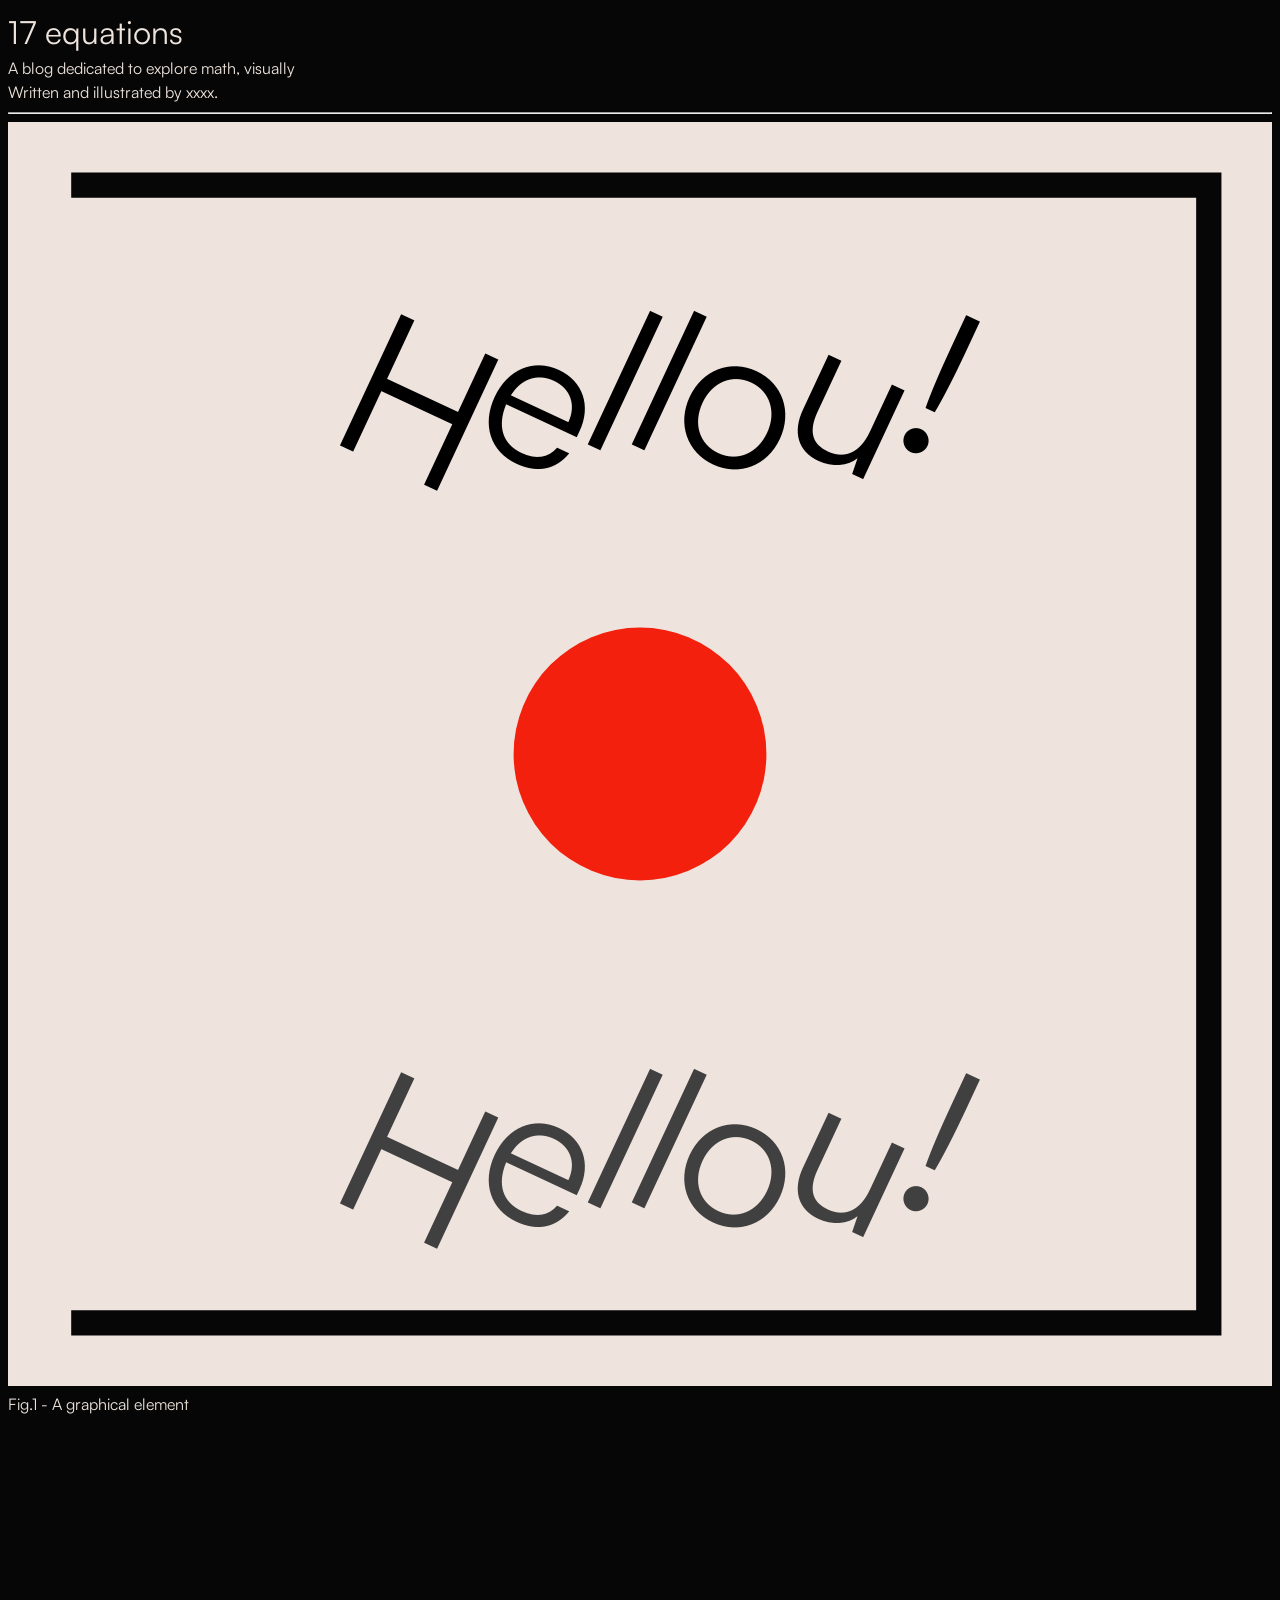
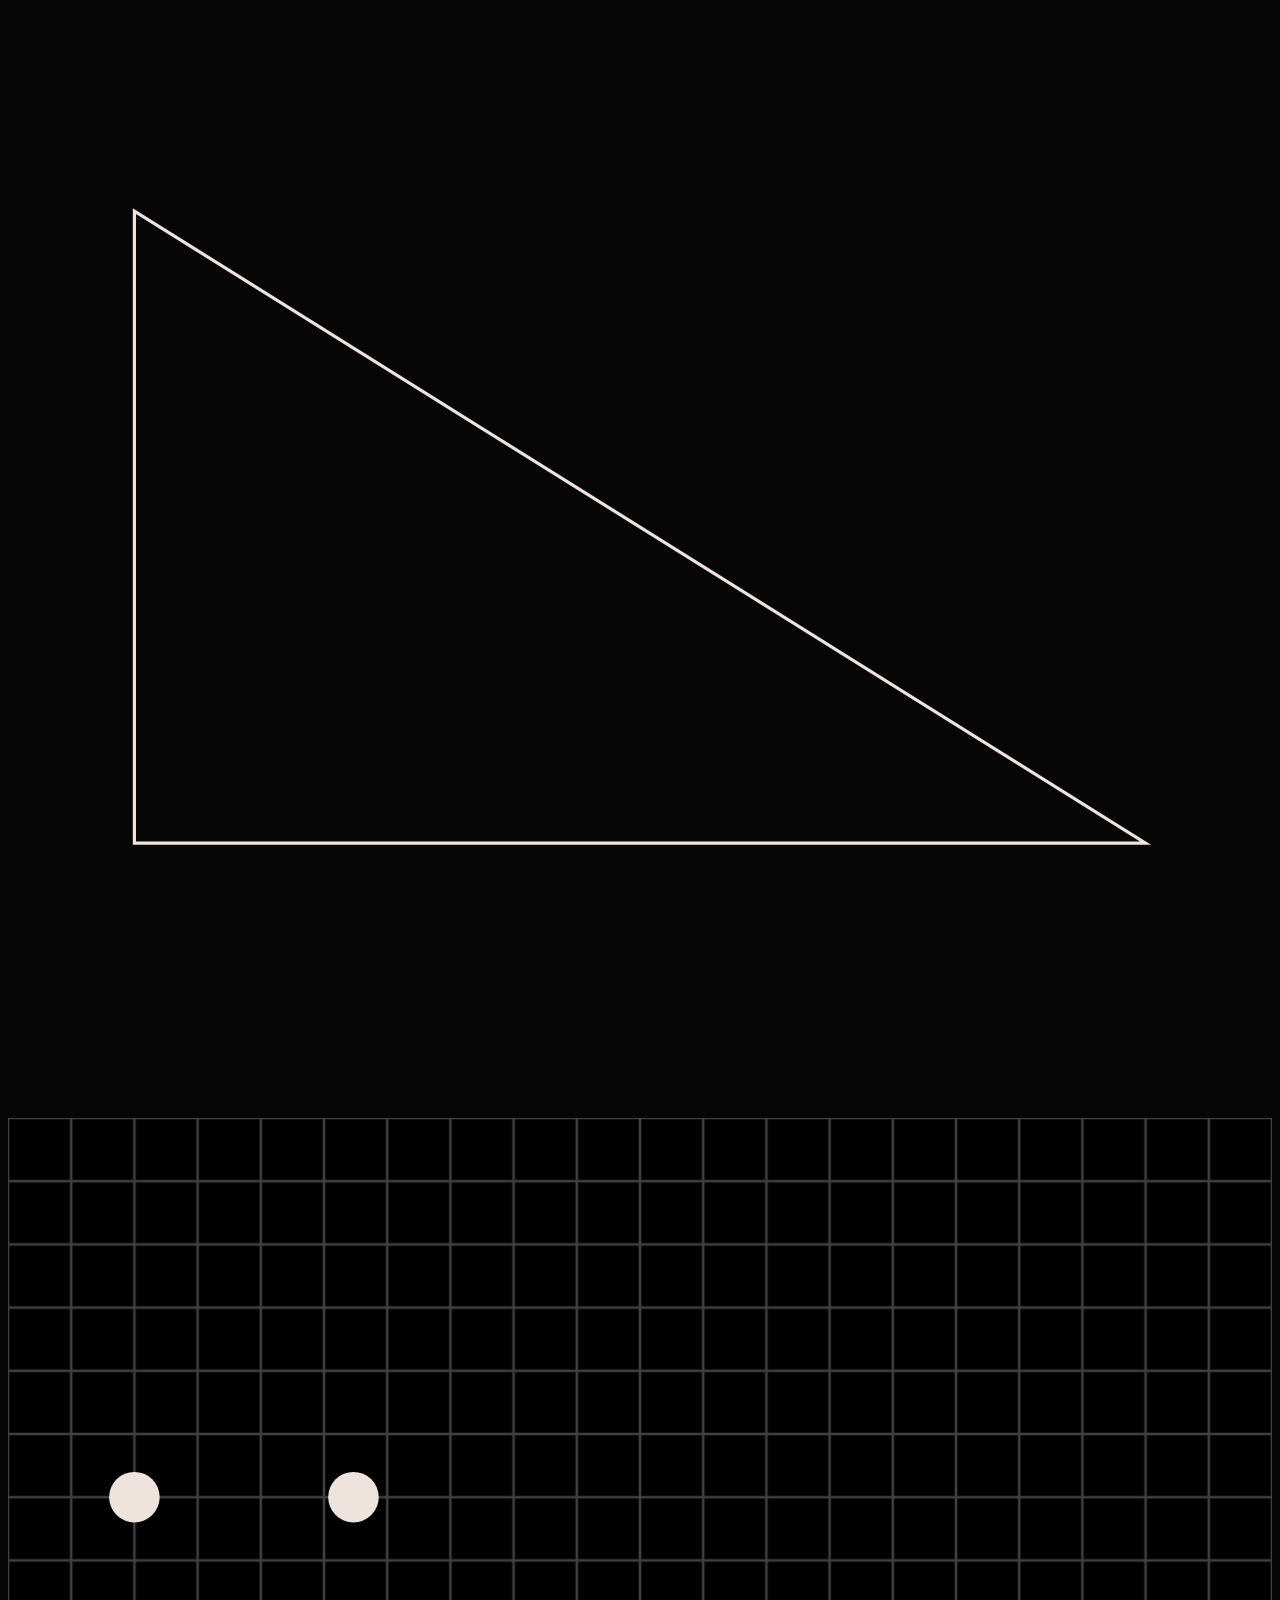
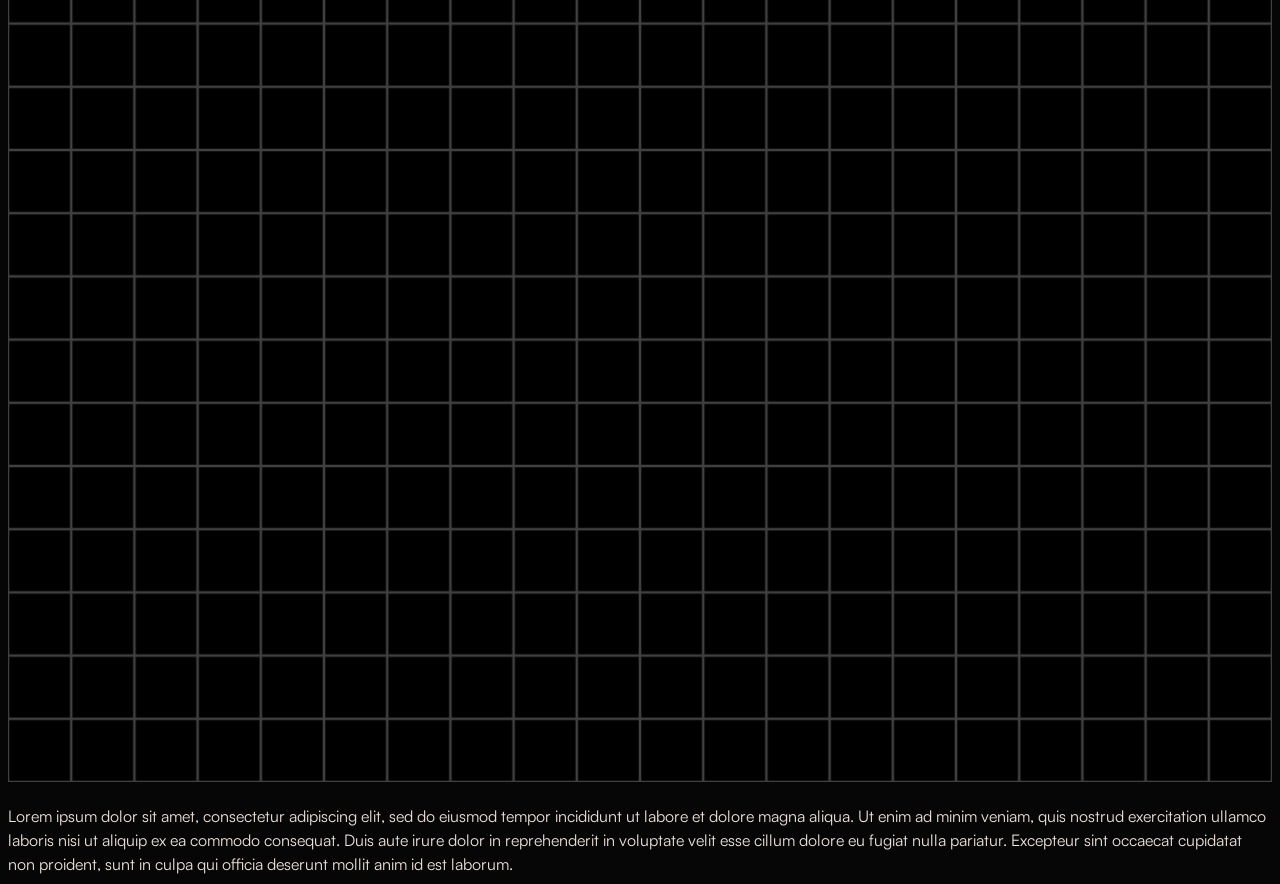
<file: index.html>
<!DOCTYPE html>
<html lang="en">
<head>
    <meta charset="UTF-8">
    <meta name="viewport" content="width=device-width, initial-scale=1.0">
    <title>Document</title>
    <link rel="stylesheet" href="./style.css">
</head>

<body>
    <header>
        <h1>17 equations</h1>
        <p> A blog dedicated to explore math, visually</p>
        <p>Written and illustrated by xxxx.</p>
        <hr></hr>
    </header>
    <main class="grid">
        <figure>
            <svg xmlns="http://www.w3.org/2000/svg" viewBox="0 0 100 100">
                <rect x=0 y=0 width=100 height=100 fill="hsl( var(--clr-white))"/>
                <path d="M 05 05 H 95 V 95 L 05 95" fill="transparent" stroke="hsl( var(--clr-dark))" stroke-width="2"/>
                <circle cx=50 cy=50 r=10 class="svg-circle" fill="hsl( var(--clr-accent02))"/>
                <g class="svg-text-group">
                <text x="25" y="25" rotate="25" id="hello-text">Hellou!</text>
                <use href="#hello-text" x="0" y="60" fill="hsl( var(--clr-accent01))"/>
                </g>
            </svg>
            <figcaption>Fig.1 - A graphical element</figcaption>
        </figure>

        <figure>
            <svg viewBox="0 0 100 100">
                <g class="triangle">
                    <rect x=0 y=0 width=100 height=100 fill="hsl( var(--clr-accent01))" fill-opacity="0" />
                    <polygon points="10,30 10,80 90,80"
                        fill-opacity="0" 
                        stroke="hsl( var(--clr-white))"
                        stroke-opacity="1"
                        stroke-width=".25"
                        stroke-linejoin: round;
                    />           
                </g>
            </svg>
        </figure>

        <figure>
            <svg viewBox="0 0 100 100">
                <g>
                    <pattern id="pattern" width="5" height="5" patternUnits="userSpaceOnUse">
                        <rect height="5" width="5"
                        style="stroke:hsl( var(--clr-accent01)); stroke-width: 0.2px;"/>
                    </pattern>
                    <rect fill="url(#pattern)" width="100%" height="100%"/>
                </g>

                <g>
                    <circle cx="10" cy="30" r="2" style="stroke: none; fill: hsl( var(--clr-white));">

                    </circle>
                </g>
                
                <g>
                    <circle cx="30" cy="30" r="2" style="stroke: none; fill: hsl( var(--clr-white));">
                        <animate attributeName="cx" attributeType="XML"
                                from="10"  to="90"
                                begin="0s" dur="2s"
                                fill="remove" repeatCount="indefinite"/>

                    </circle>
                </g>

                <g>
        
                    <polygon points="10,30 90,30 10,30" 
                        fill="none" 
                        stroke="hsl( var(--clr-white))" 
                        stroke-width="1" 
                        stroke-dasharray="400" 
                        stroke-dashoffset="400" 
                        class="expand-line" />
                </g>
            </svg>
        </figure>
        
        <p>
            Lorem ipsum dolor sit amet, consectetur adipiscing elit, sed do eiusmod
            tempor incididunt ut labore et dolore magna aliqua. Ut enim ad minim
            veniam, quis nostrud exercitation ullamco laboris nisi ut aliquip ex
            ea commodo consequat. Duis aute irure dolor in reprehenderit in 
            voluptate velit esse cillum dolore eu fugiat nulla pariatur. 
            Excepteur sint occaecat cupidatat non proident, sunt in culpa 
            qui officia deserunt mollit anim id est laborum.
        </p>
    </main>
    <script src="code.js"></script>
</body>
</html>
</file>
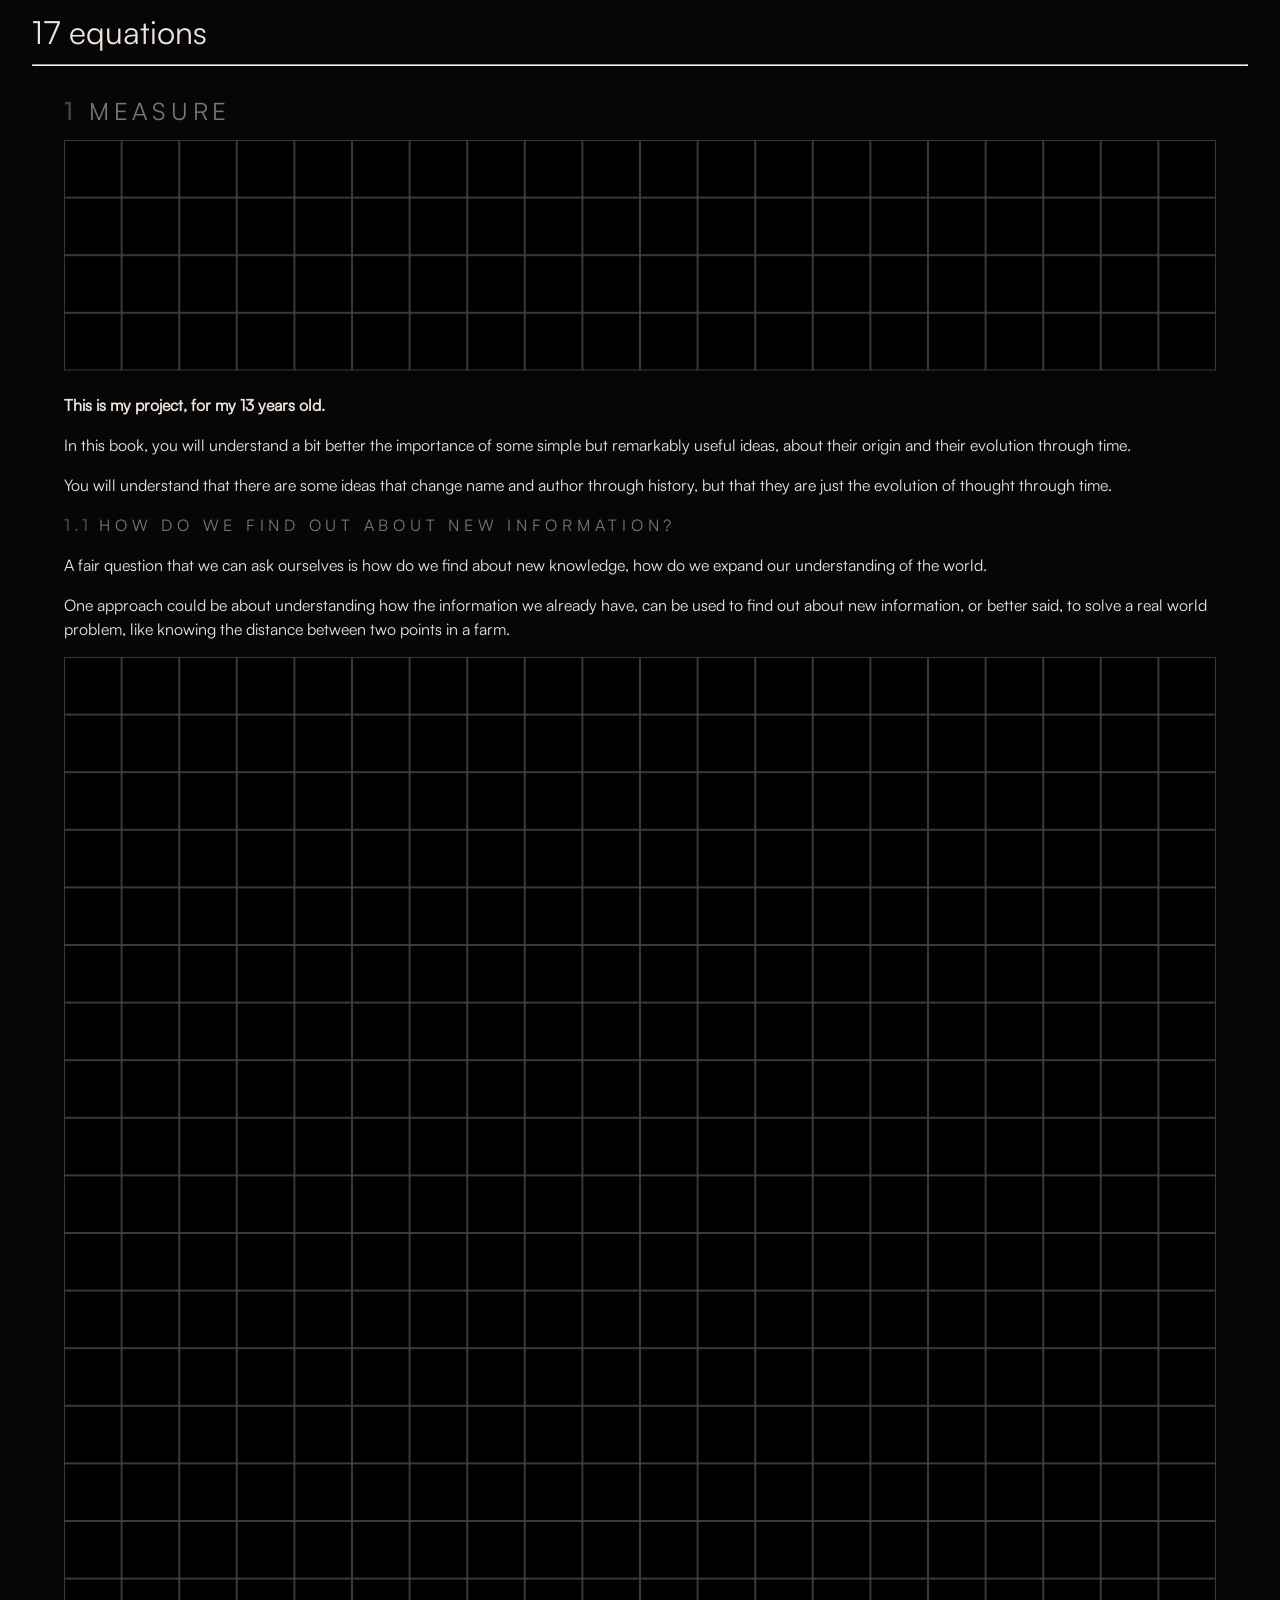
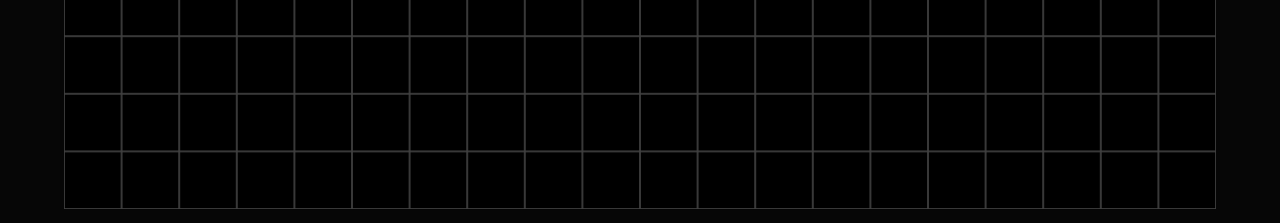
<file: chapter01.html>
<!DOCTYPE html>
<html lang="en">
<head>
    <meta charset="UTF-8">
    <meta name="viewport" content="width=device-width, initial-scale=1.0">
    <title>Document</title>
    <link rel="stylesheet" href="./style.css">
</head>

<body class="container">
    <header>
        <h1>17 equations</h1>
        <hr></hr>
    </header>
    
    <main>
        <article class="grid container">
            <h1 class="numbered-title fs-700 top-padding"><span>1</span>Measure</h1>
            
            <section class="introduction grid">
                    <figure>
                        <svg viewBox="0 0 100 20">
                            <g class="adaptable-grid ">
                                <pattern id="pattern" width="5" height="5" patternUnits="userSpaceOnUse">
                                    <rect height="5" width="5"
                                    style="stroke:hsl( var(--clr-accent01)); stroke-width: 0.15px;"/>
                                </pattern>
                                <rect fill="url(#pattern)" width="100%" height="100%"/>
                            </g>
                        </svg>
                    </figure>

                    <p>
                    <span>This is my project, for my 13 years old.</span>
                    </p>

                    <p>
                    In this book, you will understand a bit better
                    the importance of some simple but remarkably useful 
                    ideas, about their origin and their evolution through 
                    time.
                    </p>

                    <p>
                    You will understand that there are some ideas that 
                    change name and author through history, but that they 
                    are just the evolution of thought through time.
                    </p> 
            </section>
            
            <section class="content grid">
                    <h2 class="numbered-title fs-500"><span>1.1</span>How do we find out about new information?</h2>
                    
                    <p>
                        A fair question that we can ask ourselves is how do 
                        we find about new knowledge, how do we expand our 
                        understanding of the world.
                    </p>

                    <p>
                        One approach could be about understanding how the 
                        information we already have, can be used to find out 
                        about new information, or better said, to solve a real world 
                        problem, like knowing the distance between two points 
                        in a farm.
                    </p>

                    <figure>
                        <svg viewBox="0 0 100 100">
                            <g class="adaptable-grid">
                                <pattern id="pattern" width="5" height="5" patternUnits="userSpaceOnUse">
                                    <rect height="5" width="5"
                                    style="stroke:hsl( var(--clr-accent01)); stroke-width: 0.15px;"/>
                                </pattern>
                                <rect fill="url(#pattern)" width="100%" height="100%"/>
                            </g>
                        </svg>
                    </figure>
            </section>
        </article>
    </main>

    <script src="code.js"></script>
</body>
</html>
</file>
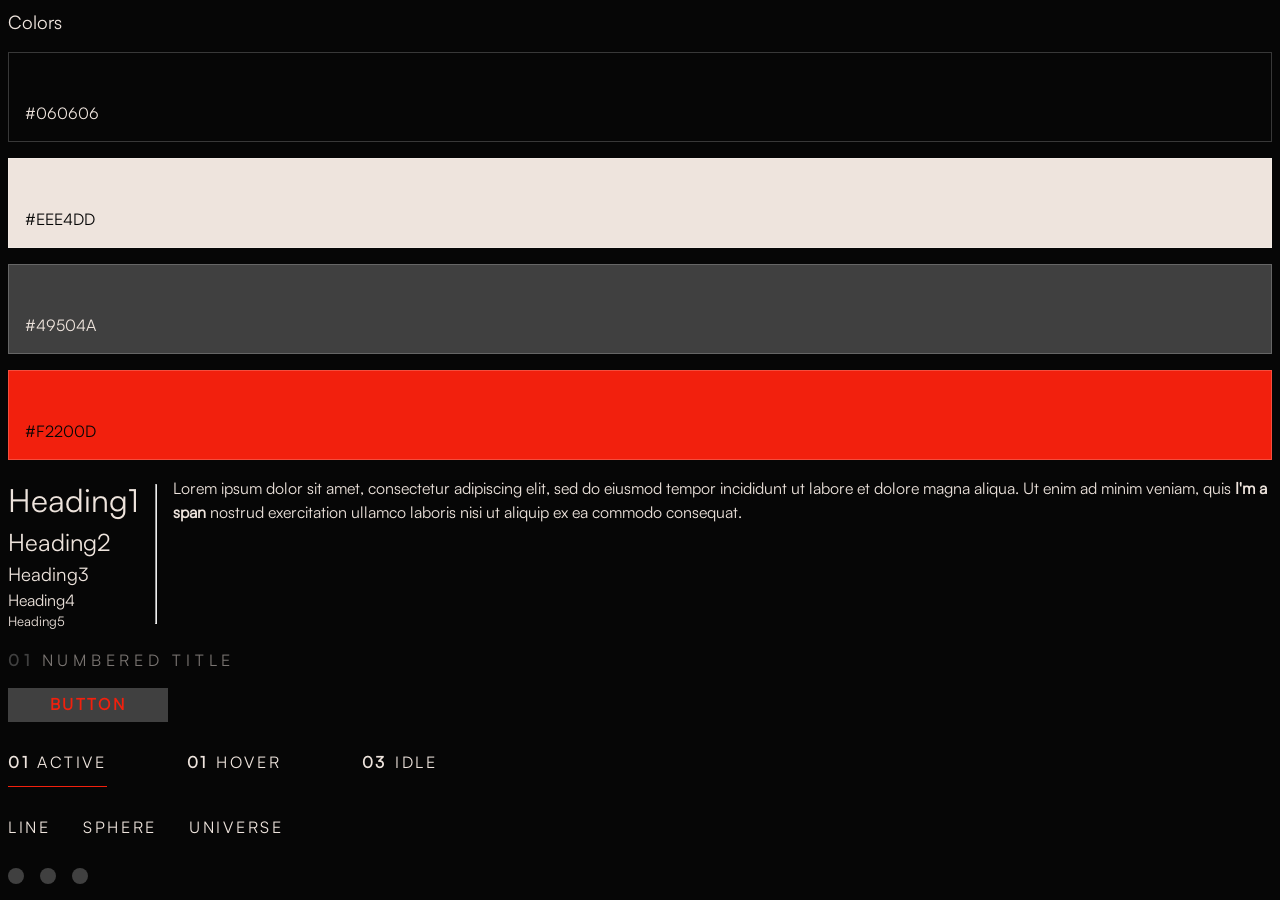
<file: design-system.html>
<!DOCTYPE html>
<html lang="en">
<head>
    <meta charset="UTF-8">
    <meta name="viewport" content="width=device-width, initial-scale=1.0">
    <title>Document</title>
    <link rel="stylesheet" href="./style.css">
</head>

<body>
    <main class="grid">
        <div class="grid">
            <h3>Colors</h3>
            <div class="bg-dark text-white" style="padding: 3rem 1rem 1rem; border: 1px solid rgba(255, 255, 255, 0.2)">
                #060606
            </div>
            <div class="bg-white text-dark" style="padding: 3rem 1rem 1rem; border: 1px solid rgba(255, 255, 255, 0.2)">
                #EEE4DD
            </div>
            <div class="bg-accent01 text-white" style="padding: 3rem 1rem 1rem; border: 1px solid rgba(255, 255, 255, 0.2)">
                #49504A
            </div>
            <div class="bg-accent02 text-dark" style="padding: 3rem 1rem 1rem; border: 1px solid rgba(255, 255, 255, 0.2)">
                #F2200D
            </div>
        </div>
        
        <div class="flex">
            <div>
                <h1>Heading1</h1>
                <h2>Heading2</h2>
                <h3>Heading3</h3>
                <h4>Heading4</h4>
                <h5>Heading5</h5>
            </div>
            <hr></hr>
            <div>
                <p>Lorem ipsum dolor sit amet, consectetur adipiscing elit, sed do eiusmod tempor incididunt ut labore et dolore magna aliqua. Ut enim ad minim veniam, quis<span> I'm a span </span>nostrud exercitation ullamco laboris nisi ut aliquip ex ea commodo consequat.</p>
            </div>
        </div>

        <div>
            <p class="numbered-title"> <span>01</span>numbered title</p>
        </div>

        <div>
            <a href="#" class="standard-button letter-spacing-3 uppercase fs-600 bg-accent01 text-accent02">Button</a>
        </div>

        <div>
            <nav>
                <ul class="primary-navigation underline-indicators flex">
                    <li class="active"><a class="uppercase text-white letter-spacing-2" href="#"><span>01</span>Active</a></li>
                    <li class="hover"><a class="uppercase text-white letter-spacing-2" href="#"><span>01</span>Hover</a></li>
                    <li class="idle"><a class="uppercase text-white letter-spacing-2" href="#"><span>03</span>Idle</a></li>
                </ul>
            </nav>
        </div>

        <div class="grid">
            <div class="tab-list underline-indicators flex">
                <button aria-selected="true" class="uppercase text-white  letter-spacing-2">Line</button>
                <button aria-selected="false" class="uppercase text-white bg-accent01 letter-spacing-2">Sphere</button>
                <button aria-selected="false" class="uppercase text-white bg-accent01 letter-spacing-2">Universe</button>
            </div>
            
            <div class="dot-indicators flex">
                <button aria-selected="true"><span class="sr-only">Slide Title</span></button>
                <button aria-selected="false"><span class="sr-only">Slide Title</span></button>
                <button aria-selected="false"><span class="sr-only">Slide Title</span></button>
            </div>       
        </div>
    </main>
</body>
</html>
</file>
<file: style.css>
@import url('./css/satoshi.css');

/* ------------------- */
/* Custom properties   */
/* ------------------- */

:root {
    --clr-dark: 0 0% 2.5%;
    --clr-accent01: 25 0% 25%;
    --clr-accent02: 5 90% 50%;
    --clr-white: 25 32% 90%;

    /* font-sizes */
    --fs-900: clamp(5rem, 8vw + 1rem, 9.375rem);
    --fs-800: 3.5rem;
    --fs-700: 1.5rem;
    --fs-600: 1rem;
    --fs-500: 1rem;
    --fs-400: 0.9375rem;
    --fs-300: 1rem;
    --fs-200: 0.875rem;

    /* font families */
    --ff-satoshi: 'Satoshi-Regular', sans-serif;

}

/* ------------------- */
/* Reset               */
/* ------------------- */

/* https://piccalil.li/blog/a-modern-css-reset/ */

/* Box sizing */
*,
*::before,
*::after {
    box-sizing: border-box;
}

/* Reset margins */
body,
h1,
h2,
h3,
h4,
h5,
p,
figure,
picture {
    margin: 0; 
}

h1,
h2,
h3,
h4,
h5,
h6,
p {
    font-weight: 400;
}

/* set up the body */
body {
    background-color: hsl( var(--clr-dark) );
    color: hsl( var(--clr-white) );
    font-family: var(--ff-satoshi);
    font-size: var(--fs-500);
    line-height: 1.5;
    min-height: 100vh;
    padding: 0.5em;
}

/* make images easier to work with */
img,
picture {
    max-width: 100%;
    display: block;
}

/* make form elements easier to work with */
input,
button,
textarea,
select {
    font: inherit;
}

/* remove animations for people who've turned them off */
@media (prefers-reduced-motion: reduce) {  
  *,
  *::before,
  *::after {
    animation-duration: 0.01ms !important;
    animation-iteration-count: 1 !important;
    transition-duration: 0.01ms !important;
    scroll-behavior: auto !important;
  }
}

/* ------------------- */
/* Utility classes     */
/* ------------------- */

.flex {
    display: flex;
    gap: var(--gap, 1rem);
}

.grid {
    display: grid;
    gap: var(--gap, 1rem);
}

.flow > *:where(:not(:first-child)){
    margin-top: 1rem;
}

.container {
    padding-inline: 2em;
    margin-inline: auto;
    max-width: 80rem;
}

.sr-only {
  position: absolute; 
  width: 1px;
  height: 1px;
  padding: 0;
  margin: -1px; 
  overflow: hidden;
  clip: rect(0, 0, 0, 0);
  white-space: nowrap; /* added line */
  border: 0;
}
/* colors */

.bg-dark { background-color: hsl( var(--clr-dark) );}
.bg-accent01 { background-color: hsl( var(--clr-accent01) );}
.bg-accent02 { background-color: hsl( var(--clr-accent02) );}
.bg-white { background-color: hsl( var(--clr-white) );}

.text-dark { color: hsl( var(--clr-dark) );}
.text-accent01 { color: hsl( var(--clr-accent01) );}
.text-accent02 { color: hsl( var(--clr-accent02) );}
.text-white { color: hsl( var(--clr-white) );}

/* typography */

.ff-satoshi { font-family: var(--ff-satoshi); }

.letter-spacing-1 { letter-spacing: 4.75px; } 
.letter-spacing-2 { letter-spacing: 2.7px; } 
.letter-spacing-3 { letter-spacing: 2.35px; } 
.uppercase { text-transform: uppercase; }

.fs-900 { font-size: var(--fs-900); }
.fs-800 { font-size: var(--fs-800); }
.fs-700 { font-size: var(--fs-700); }
.fs-600 { font-size: var(--fs-600); }
.fs-500 { font-size: var(--fs-500); }
.fs-400 { font-size: var(--fs-400); }
.fs-300 { font-size: var(--fs-300); }
.fs-200 { font-size: var(--fs-200); }

.fs-900,
.fs-800,
.fs-700,
.fs-600 {
    line-height: 1.1;
}

.numbered-title {
    font-family: var(--ff-satoshi);
    color: hsl( var(--clr-white)/0.5);
    text-transform: uppercase;
    letter-spacing: 4.75px;
}

.numbered-title span {
    margin-right: .5em;
    font-weight: 700;
    color: hsl( var(--clr-accent01));
}

p span {
    font-weight: 600;
}

/* ------------------- */
/* Components         */
/* ------------------- */

.standard-button {
    display: grid;
    place-items: center;
    padding: .5em 1em;
    text-decoration: none;
    width: 10em;
    font-weight: 700;
}

.standard-button:hover{
    background-color: hsl(var(--clr-accent02));
    color: hsl(var(--clr-accent01));
    transform: scale(1.05);
    transition: transform  100ms ease-in-out;
}

.primary-navigation{
    --gap: 5rem;
    list-style: none;
    padding: 0;
    margin: 0;
}

.primary-navigation a {
    text-decoration: none;
}

.primary-navigation a > span {
    font-weight: 800;
    margin-right: .5em;
}

.underline-indicators > * {
    padding: var(--underline-gap, 0.75rem) 0;
    background-color: hsl( var(--clr-dark)/0);
    border: 0;
    border-bottom: .1rem solid hsl(var(--clr-white)/0);
}

.underline-indicators > *:hover,
.underline-indicators > *:focus{
    border-color: hsl( var(--clr-accent01));
}

.underline-indicators > .active{
    border-color: hsl( var(--clr-accent02));
}

.tab-list{
    --gap: 2rem;
}

.dot-indicators > * {
    cursor: pointer;
    border: 0;
    border-radius: 50%;
    aspect-ratio: 1/1;
    padding: .5em;
    background-color: hsl( var(--clr-accent01));
}

.dot-indicators > *:hover,
.dot-indicators > *:focus {
    background-color: hsl( var(--clr-accent02));
    transform: scale(1.4);
    transition: transform  25ms ease-in-out;
}

dot-indicators > [aria-selected="true"]{
    background-color: hsl( var(--clr-accent02));
}

/*add feedback to the buttons, to differenciate
the hover and the click*/ 

.top-padding{
    padding-top: 1em;
}



/*animation*/

.expand-line {
  animation: drawSquare 8s linear infinite;
}

@keyframes drawSquare {
  from {
    stroke-dashoffset: 400;
  }
  to {
    stroke-dashoffset: 0;
  }
}
</file>
